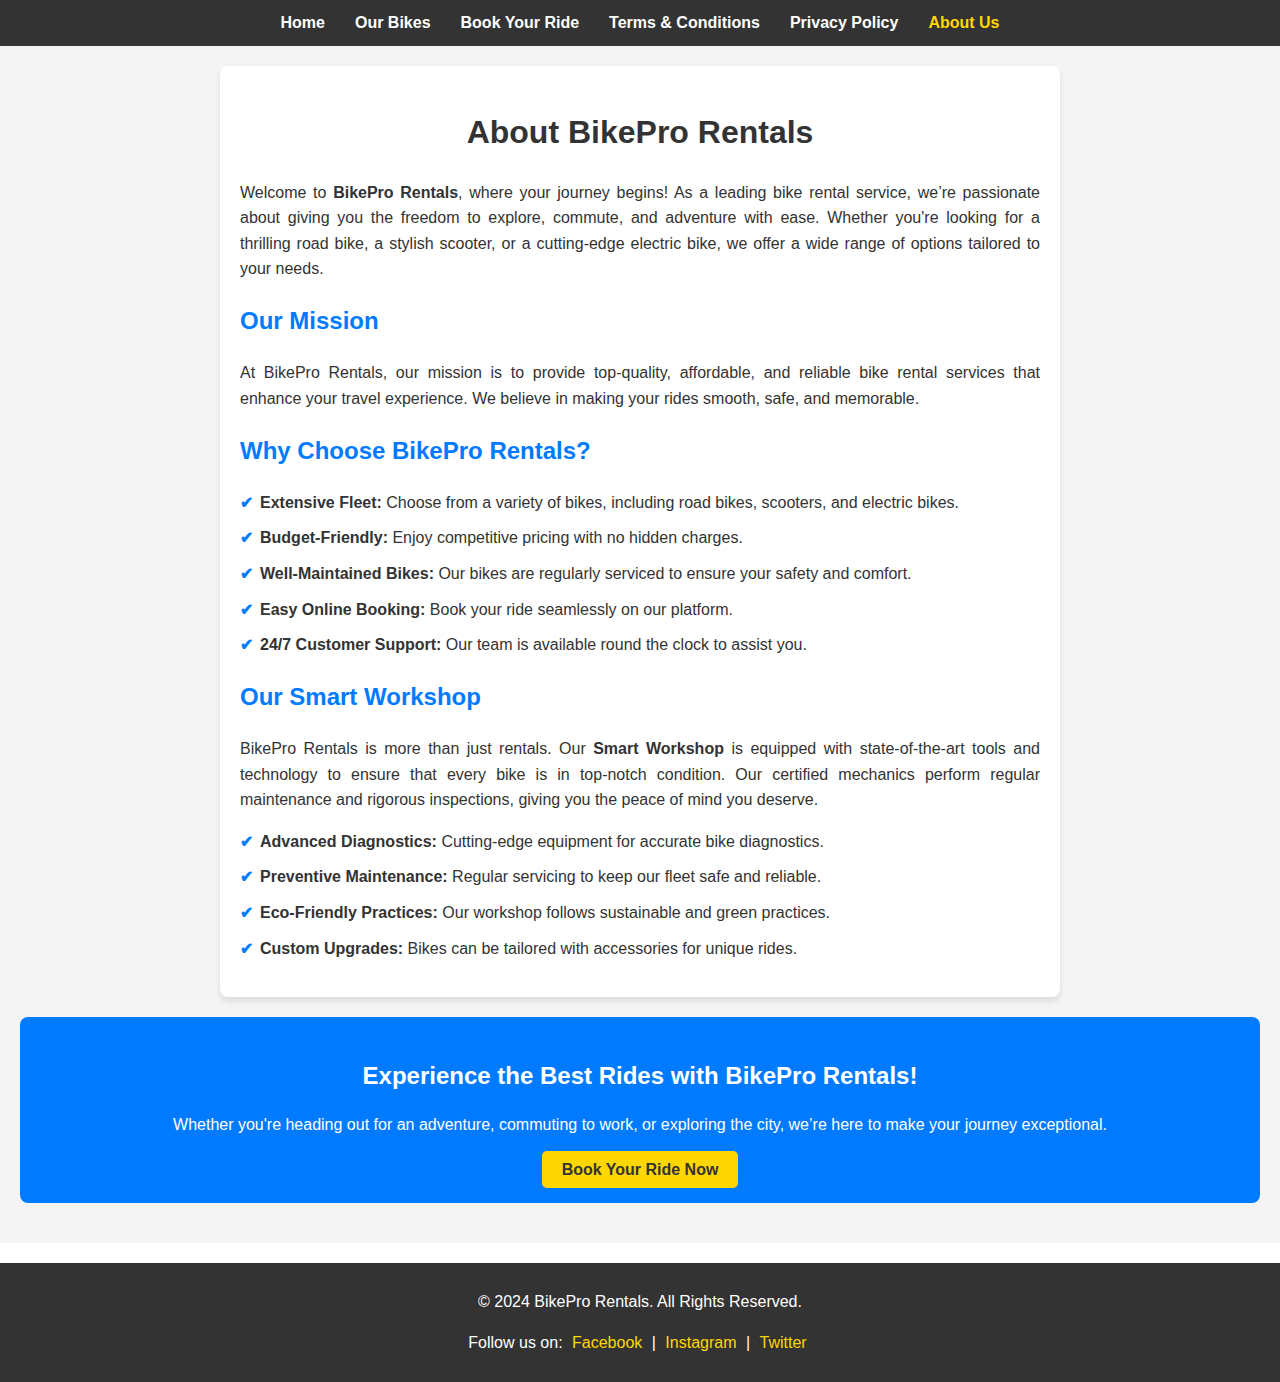
<file: about.html>
<!DOCTYPE html>
<html lang="en">
<head>
    <meta charset="UTF-8">
    <meta name="viewport" content="width=device-width, initial-scale=1.0">
    <title>About Us - BikePro Rentals</title>
    <link rel="stylesheet" href="style.css">
</head>
<body>
    <!-- Header -->
    <header>
        <nav class="navbar">
            <ul>
                <li><a href="index.html">Home</a></li>
                <li><a href="bikes.html">Our Bikes</a></li>
                <li><a href="booking.html">Book Your Ride</a></li>
                <li><a href="terms.html">Terms & Conditions</a></li>
                <li><a href="privacy.html">Privacy Policy</a></li>
                <li><a href="about.html" class="active">About Us</a></li>
            </ul>
        </nav>
    </header>

    <!-- About Us Section -->
    <main>
        <section class="about">
            <h1>About BikePro Rentals</h1>
            <p>Welcome to <strong>BikePro Rentals</strong>, where your journey begins! As a leading bike rental service, we’re passionate about giving you the freedom to explore, commute, and adventure with ease. Whether you're looking for a thrilling road bike, a stylish scooter, or a cutting-edge electric bike, we offer a wide range of options tailored to your needs.</p>
            
            <h2>Our Mission</h2>
            <p>At BikePro Rentals, our mission is to provide top-quality, affordable, and reliable bike rental services that enhance your travel experience. We believe in making your rides smooth, safe, and memorable.</p>

            <h2>Why Choose BikePro Rentals?</h2>
            <ul>
                <li><strong>Extensive Fleet:</strong> Choose from a variety of bikes, including road bikes, scooters, and electric bikes.</li>
                <li><strong>Budget-Friendly:</strong> Enjoy competitive pricing with no hidden charges.</li>
                <li><strong>Well-Maintained Bikes:</strong> Our bikes are regularly serviced to ensure your safety and comfort.</li>
                <li><strong>Easy Online Booking:</strong> Book your ride seamlessly on our platform.</li>
                <li><strong>24/7 Customer Support:</strong> Our team is available round the clock to assist you.</li>
            </ul>

            <h2>Our Smart Workshop</h2>
            <p>BikePro Rentals is more than just rentals. Our <strong>Smart Workshop</strong> is equipped with state-of-the-art tools and technology to ensure that every bike is in top-notch condition. Our certified mechanics perform regular maintenance and rigorous inspections, giving you the peace of mind you deserve.</p>
            <ul>
                <li><strong>Advanced Diagnostics:</strong> Cutting-edge equipment for accurate bike diagnostics.</li>
                <li><strong>Preventive Maintenance:</strong> Regular servicing to keep our fleet safe and reliable.</li>
                <li><strong>Eco-Friendly Practices:</strong> Our workshop follows sustainable and green practices.</li>
                <li><strong>Custom Upgrades:</strong> Bikes can be tailored with accessories for unique rides.</li>
            </ul>
        </section>

        <!-- Call-to-Action -->
        <section class="cta">
            <h2>Experience the Best Rides with BikePro Rentals!</h2>
            <p>Whether you're heading out for an adventure, commuting to work, or exploring the city, we’re here to make your journey exceptional.</p>
            <a href="booking.html" class="btn">Book Your Ride Now</a>
        </section>
    </main>

    <!-- Footer -->
    <footer>
        <p>&copy; 2024 BikePro Rentals. All Rights Reserved.</p>
        <p>Follow us on: 
            <a href="#">Facebook</a> | 
            <a href="#">Instagram</a> | 
            <a href="#">Twitter</a>
        </p>
    </footer>
</body>
</html>
</file>
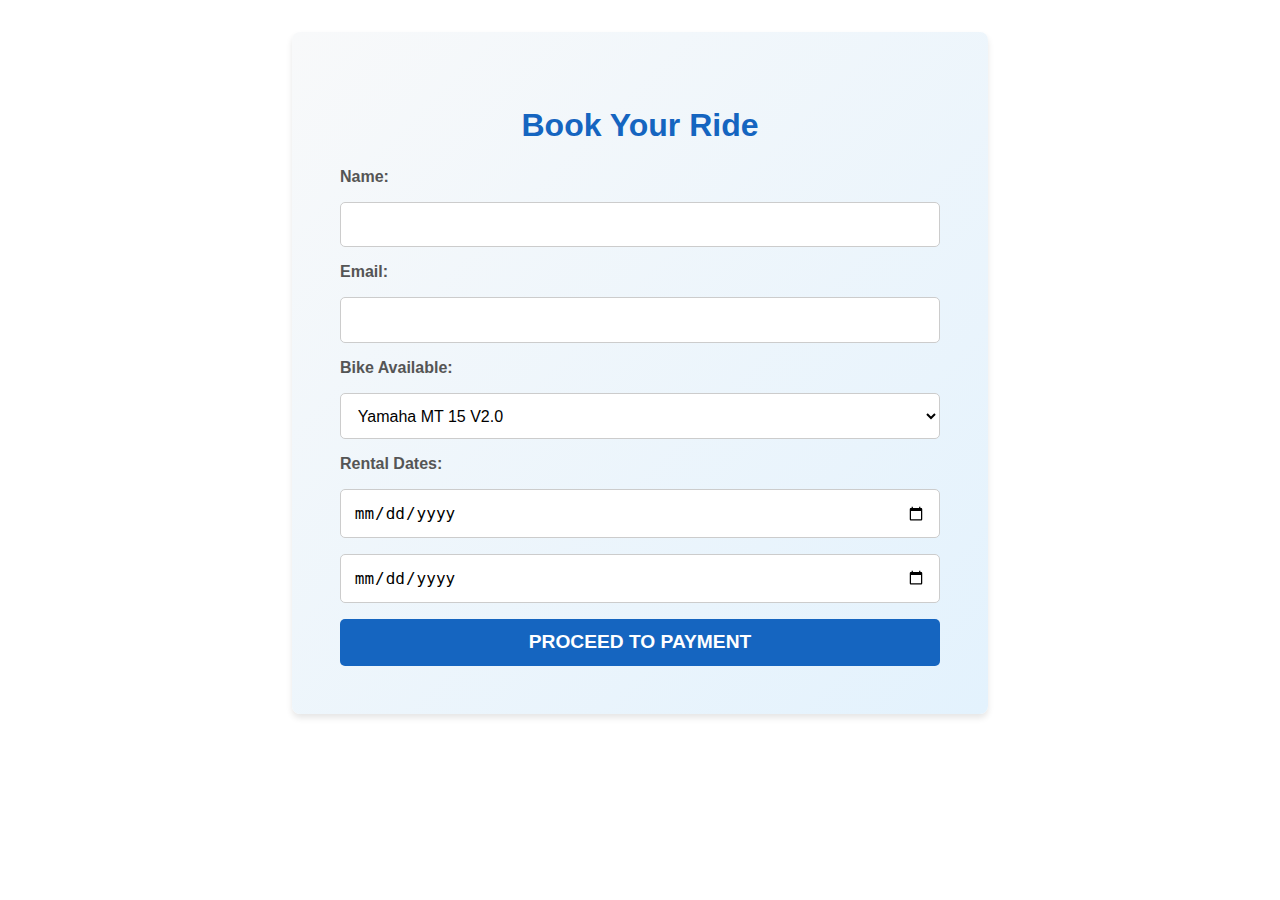
<file: booking.html>
<!DOCTYPE html>
<html lang="en">
<head>
    <meta charset="UTF-8">
    <meta name="viewport" content="width=device-width, initial-scale=1.0">
    <title>Bike Rental Service</title>
    <link rel="stylesheet" href="booking.css">
</head>
<body>
    <!-- Booking Form Section -->
    <section id="book-form" class="booking-section">
        <h2>Book Your Ride</h2>
        <form action="payment_page.php" method="POST" class="book-form">
            <label for="name">Name:</label>
            <input type="text" id="name" name="name" required>

            <label for="email">Email:</label>
            <input type="email" id="email" name="email" required>

            <label for="bike-type">Bike Available:</label>
            <select id="bike-type" name="bike_type" required>
                <!-- Road Bikes -->
                <option value="yamaha-mt15">Yamaha MT 15 V2.0</option>
                <option value="re-hunter-350">Royal Enfield Hunter 350</option>
                <option value="re-classic-350">Royal Enfield Classic 350</option>
                <option value="tvs-apache-rtr-160">TVS Apache RTR 160</option>
                <option value="ktm-duke-390">KTM Duke 390</option>

                <!-- Scooters -->
                <option value="tvs-jupiter">TVS Jupiter</option>
                <option value="ola-s1-pro">Ola S1 Pro</option>
                <option value="yamaha-aerox-155">Yamaha Aerox 155</option>
                <option value="vespa-vxl-125">Vespa VXL 125</option>

                <!-- Electric Bikes -->
                <option value="revolt-rv400">Revolt RV400</option>
                <option value="oben-rorr">Oben Rorr</option>
                <option value="ultraviolette-f77">Ultraviolette F77</option>
                <option value="ola-roadster">Ola Roadster</option>
                <option value="bmw-ce02">BMW CE 02</option>
            </select>

            <label for="rental-dates">Rental Dates:</label>
            <input type="date" id="start-date" name="start_date" required>
            <input type="date" id="end-date" name="end_date" required>

            <button type="submit" class="btn">Proceed to Payment</button>
        </form>
    </section>
</body>
</html>
</file>
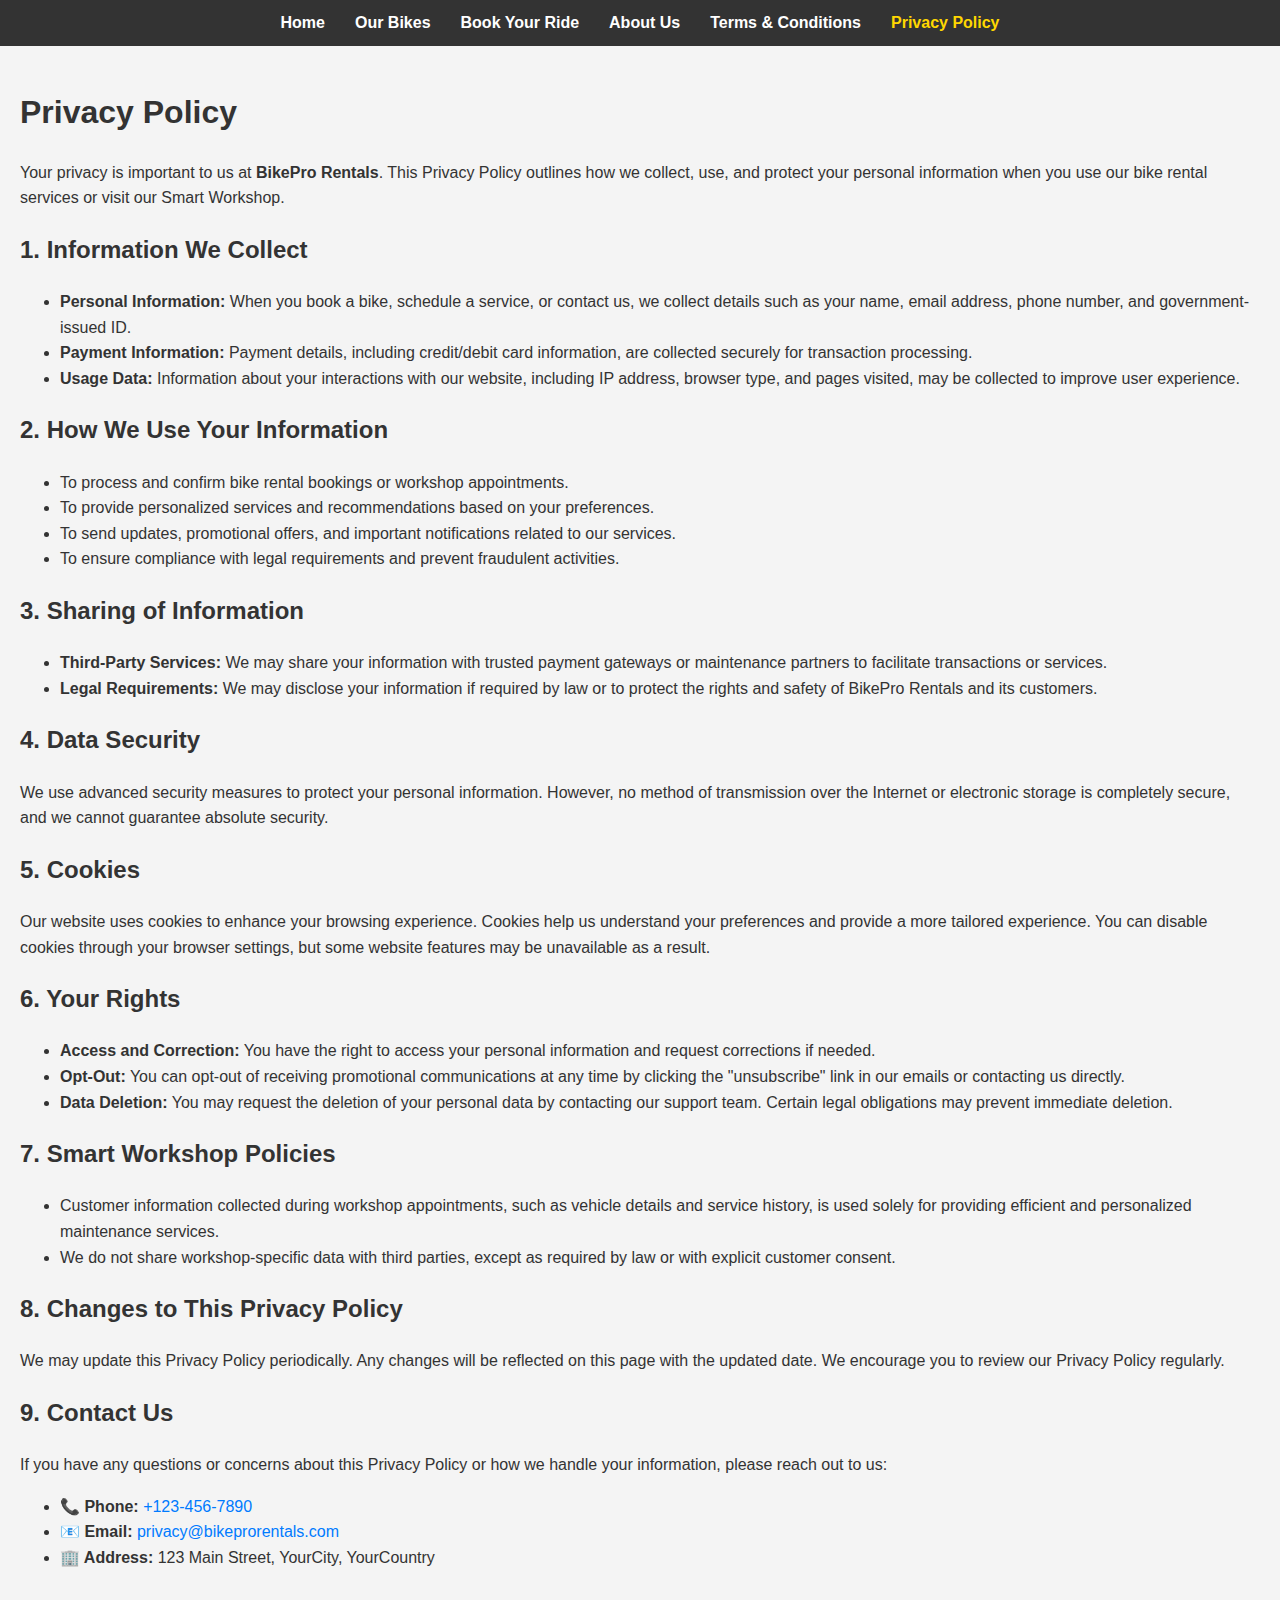
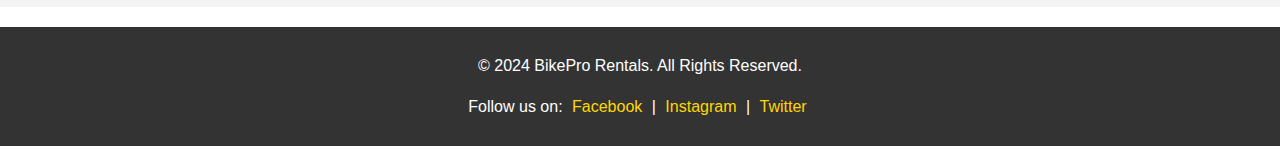
<file: privacy.html>
<!DOCTYPE html>
<html lang="en">
<head>
    <meta charset="UTF-8">
    <meta name="viewport" content="width=device-width, initial-scale=1.0">
    <title>Privacy Policy - BikePro Rentals</title>
    <link rel="stylesheet" href="style.css">
</head>
<body>
    <!-- Header -->
    <header>
        <nav class="navbar">
            <ul>
                <li><a href="index.html">Home</a></li>
                <li><a href="bikes.html">Our Bikes</a></li>
                <li><a href="booking.html">Book Your Ride</a></li>
                <li><a href="about.html">About Us</a></li>
                <li><a href="terms.html">Terms & Conditions</a></li>
                <li><a href="privacy.html" class="active">Privacy Policy</a></li>
            </ul>
        </nav>
    </header>

    <!-- Privacy Policy Section -->
    <main>
        <section class="privacy">
            <h1>Privacy Policy</h1>
            <p>Your privacy is important to us at <strong>BikePro Rentals</strong>. This Privacy Policy outlines how we collect, use, and protect your personal information when you use our bike rental services or visit our Smart Workshop.</p>

            <h2>1. Information We Collect</h2>
            <ul>
                <li><strong>Personal Information:</strong> When you book a bike, schedule a service, or contact us, we collect details such as your name, email address, phone number, and government-issued ID.</li>
                <li><strong>Payment Information:</strong> Payment details, including credit/debit card information, are collected securely for transaction processing.</li>
                <li><strong>Usage Data:</strong> Information about your interactions with our website, including IP address, browser type, and pages visited, may be collected to improve user experience.</li>
            </ul>

            <h2>2. How We Use Your Information</h2>
            <ul>
                <li>To process and confirm bike rental bookings or workshop appointments.</li>
                <li>To provide personalized services and recommendations based on your preferences.</li>
                <li>To send updates, promotional offers, and important notifications related to our services.</li>
                <li>To ensure compliance with legal requirements and prevent fraudulent activities.</li>
            </ul>

            <h2>3. Sharing of Information</h2>
            <ul>
                <li><strong>Third-Party Services:</strong> We may share your information with trusted payment gateways or maintenance partners to facilitate transactions or services.</li>
                <li><strong>Legal Requirements:</strong> We may disclose your information if required by law or to protect the rights and safety of BikePro Rentals and its customers.</li>
            </ul>

            <h2>4. Data Security</h2>
            <p>We use advanced security measures to protect your personal information. However, no method of transmission over the Internet or electronic storage is completely secure, and we cannot guarantee absolute security.</p>

            <h2>5. Cookies</h2>
            <p>Our website uses cookies to enhance your browsing experience. Cookies help us understand your preferences and provide a more tailored experience. You can disable cookies through your browser settings, but some website features may be unavailable as a result.</p>

            <h2>6. Your Rights</h2>
            <ul>
                <li><strong>Access and Correction:</strong> You have the right to access your personal information and request corrections if needed.</li>
                <li><strong>Opt-Out:</strong> You can opt-out of receiving promotional communications at any time by clicking the "unsubscribe" link in our emails or contacting us directly.</li>
                <li><strong>Data Deletion:</strong> You may request the deletion of your personal data by contacting our support team. Certain legal obligations may prevent immediate deletion.</li>
            </ul>

            <h2>7. Smart Workshop Policies</h2>
            <ul>
                <li>Customer information collected during workshop appointments, such as vehicle details and service history, is used solely for providing efficient and personalized maintenance services.</li>
                <li>We do not share workshop-specific data with third parties, except as required by law or with explicit customer consent.</li>
            </ul>

            <h2>8. Changes to This Privacy Policy</h2>
            <p>We may update this Privacy Policy periodically. Any changes will be reflected on this page with the updated date. We encourage you to review our Privacy Policy regularly.</p>

            <h2>9. Contact Us</h2>
            <p>If you have any questions or concerns about this Privacy Policy or how we handle your information, please reach out to us:</p>
            <ul>
                <li><strong>📞 Phone:</strong> <a href="tel:+1234567890">+123-456-7890</a></li>
                <li><strong>📧 Email:</strong> <a href="mailto:privacy@bikeprorentals.com">privacy@bikeprorentals.com</a></li>
                <li><strong>🏢 Address:</strong> 123 Main Street, YourCity, YourCountry</li>
            </ul>
        </section>
    </main>

    <!-- Footer -->
    <footer>
        <p>&copy; 2024 BikePro Rentals. All Rights Reserved.</p>
        <p>Follow us on: 
            <a href="#">Facebook</a> | 
            <a href="#">Instagram</a> | 
            <a href="#">Twitter</a>
        </p>
    </footer>
</body>
</html>
</file>
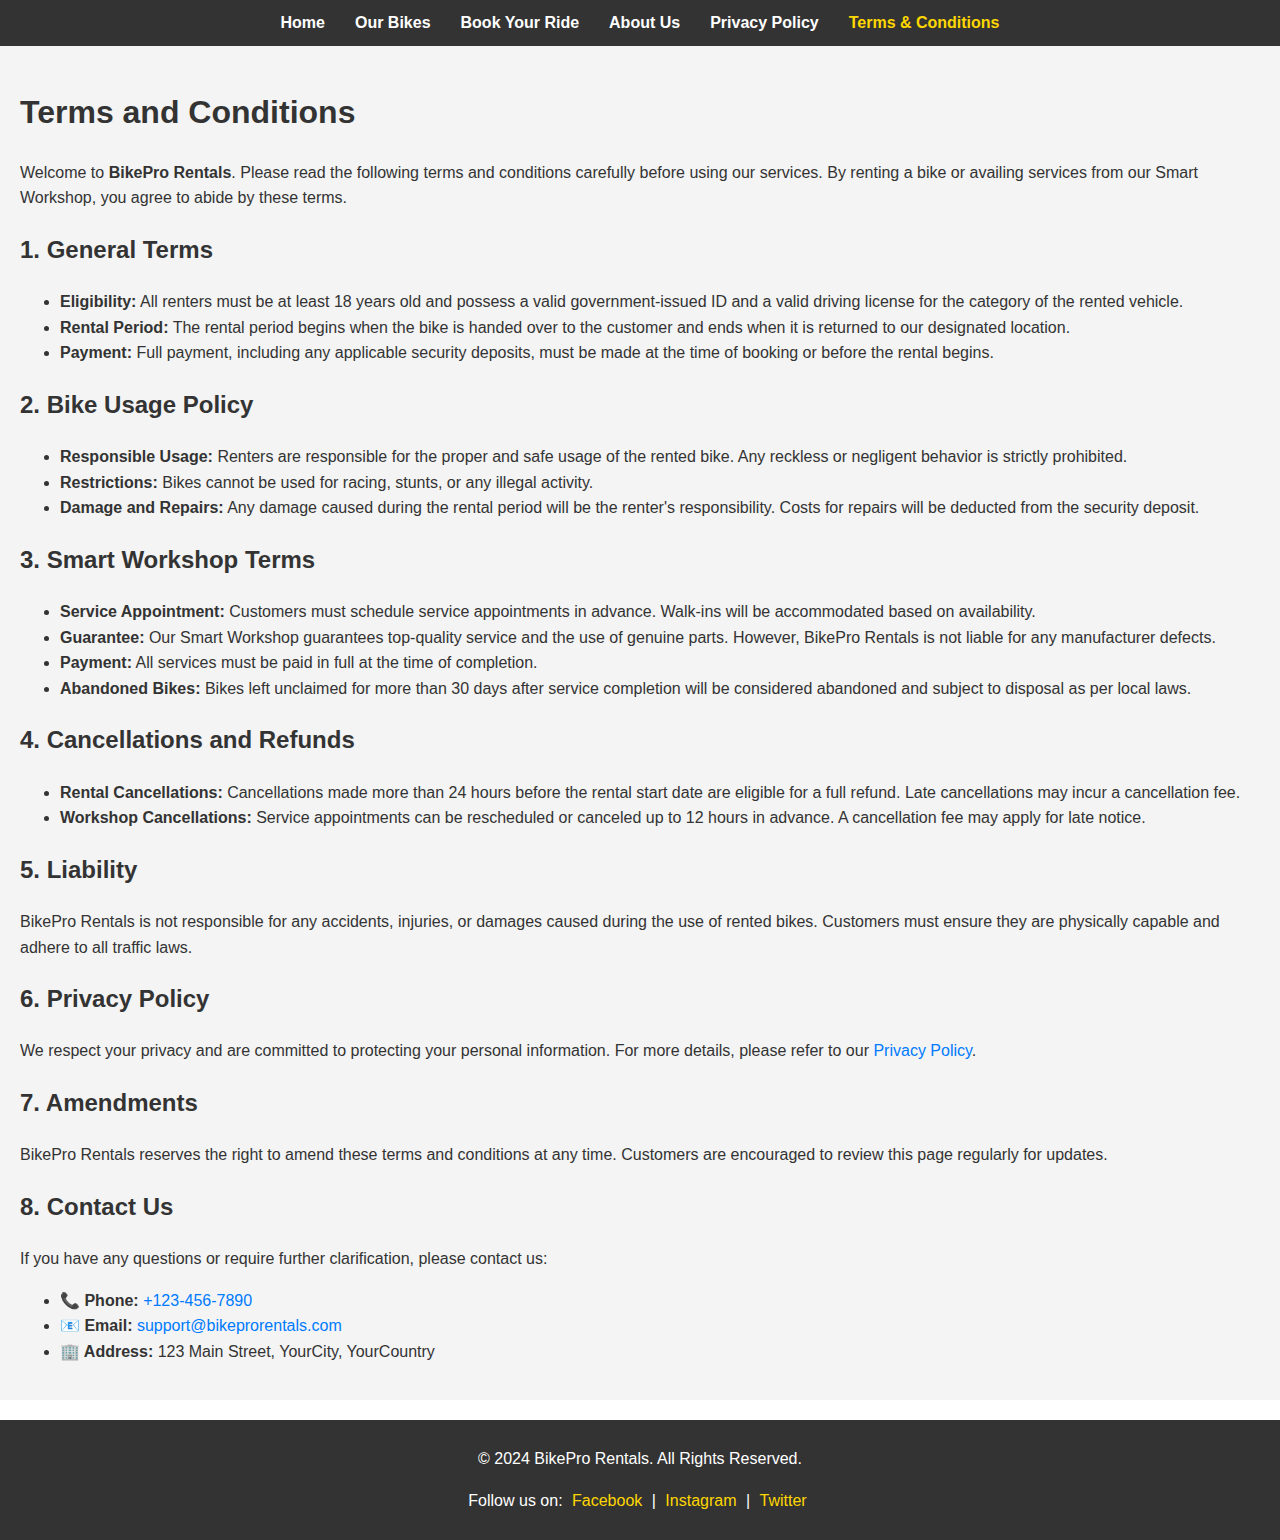
<file: terms.html>
<!DOCTYPE html>
<html lang="en">
<head>
    <meta charset="UTF-8">
    <meta name="viewport" content="width=device-width, initial-scale=1.0">
    <title>Terms and Conditions - BikePro Rentals</title>
    <link rel="stylesheet" href="style.css">
</head>
<body>
    <!-- Header -->
    <header>
        <nav class="navbar">
            <ul>
                <li><a href="index.html">Home</a></li>
                <li><a href="bikes.html">Our Bikes</a></li>
                <li><a href="booking.html">Book Your Ride</a></li>
                <li><a href="about.html">About Us</a></li>
                <li><a href="privacy.html">Privacy Policy</a></li>
                <li><a href="terms.html" class="active">Terms & Conditions</a></li>
            </ul>
        </nav>
    </header>

    <!-- Terms and Conditions Section -->
    <main>
        <section class="terms">
            <h1>Terms and Conditions</h1>
            <p>Welcome to <strong>BikePro Rentals</strong>. Please read the following terms and conditions carefully before using our services. By renting a bike or availing services from our Smart Workshop, you agree to abide by these terms.</p>

            <h2>1. General Terms</h2>
            <ul>
                <li><strong>Eligibility:</strong> All renters must be at least 18 years old and possess a valid government-issued ID and a valid driving license for the category of the rented vehicle.</li>
                <li><strong>Rental Period:</strong> The rental period begins when the bike is handed over to the customer and ends when it is returned to our designated location.</li>
                <li><strong>Payment:</strong> Full payment, including any applicable security deposits, must be made at the time of booking or before the rental begins.</li>
            </ul>

            <h2>2. Bike Usage Policy</h2>
            <ul>
                <li><strong>Responsible Usage:</strong> Renters are responsible for the proper and safe usage of the rented bike. Any reckless or negligent behavior is strictly prohibited.</li>
                <li><strong>Restrictions:</strong> Bikes cannot be used for racing, stunts, or any illegal activity.</li>
                <li><strong>Damage and Repairs:</strong> Any damage caused during the rental period will be the renter's responsibility. Costs for repairs will be deducted from the security deposit.</li>
            </ul>

            <h2>3. Smart Workshop Terms</h2>
            <ul>
                <li><strong>Service Appointment:</strong> Customers must schedule service appointments in advance. Walk-ins will be accommodated based on availability.</li>
                <li><strong>Guarantee:</strong> Our Smart Workshop guarantees top-quality service and the use of genuine parts. However, BikePro Rentals is not liable for any manufacturer defects.</li>
                <li><strong>Payment:</strong> All services must be paid in full at the time of completion.</li>
                <li><strong>Abandoned Bikes:</strong> Bikes left unclaimed for more than 30 days after service completion will be considered abandoned and subject to disposal as per local laws.</li>
            </ul>

            <h2>4. Cancellations and Refunds</h2>
            <ul>
                <li><strong>Rental Cancellations:</strong> Cancellations made more than 24 hours before the rental start date are eligible for a full refund. Late cancellations may incur a cancellation fee.</li>
                <li><strong>Workshop Cancellations:</strong> Service appointments can be rescheduled or canceled up to 12 hours in advance. A cancellation fee may apply for late notice.</li>
            </ul>

            <h2>5. Liability</h2>
            <p>BikePro Rentals is not responsible for any accidents, injuries, or damages caused during the use of rented bikes. Customers must ensure they are physically capable and adhere to all traffic laws.</p>

            <h2>6. Privacy Policy</h2>
            <p>We respect your privacy and are committed to protecting your personal information. For more details, please refer to our <a href="privacy.html">Privacy Policy</a>.</p>

            <h2>7. Amendments</h2>
            <p>BikePro Rentals reserves the right to amend these terms and conditions at any time. Customers are encouraged to review this page regularly for updates.</p>

            <h2>8. Contact Us</h2>
            <p>If you have any questions or require further clarification, please contact us:</p>
            <ul>
                <li><strong>📞 Phone:</strong> <a href="tel:+1234567890">+123-456-7890</a></li>
                <li><strong>📧 Email:</strong> <a href="mailto:support@bikeprorentals.com">support@bikeprorentals.com</a></li>
                <li><strong>🏢 Address:</strong> 123 Main Street, YourCity, YourCountry</li>
            </ul>
        </section>
    </main>

    <!-- Footer -->
    <footer>
        <p>&copy; 2024 BikePro Rentals. All Rights Reserved.</p>
        <p>Follow us on: 
            <a href="#">Facebook</a> | 
            <a href="#">Instagram</a> | 
            <a href="#">Twitter</a>
        </p>
    </footer>
</body>
</html>
</file>
<file: style.css>
/* General Styles */
body {
    font-family: Arial, sans-serif;
    margin: 0;
    padding: 0;
    color: #333;
    line-height: 1.6;
}

a {
    text-decoration: none;
    color: #007BFF;
}

a:hover {
    color: #0056b3;
}

/* Header and Navigation */
header {
    background-color: #333;
    color: white;
    padding: 10px 0;
}

.navbar ul {
    list-style: none;
    margin: 0;
    padding: 0;
    display: flex;
    justify-content: center;
}

.navbar ul li {
    margin: 0 15px;
}

.navbar ul li a {
    color: white;
    font-weight: bold;
    transition: color 0.3s ease;
}

.navbar ul li a.active, 
.navbar ul li a:hover {
    color: #FFD700;
}

/* Main Section */
main {
    padding: 20px;
    background-color: #f4f4f4;
}

.about {
    max-width: 800px;
    margin: 0 auto;
    background: white;
    padding: 20px;
    box-shadow: 0 4px 6px rgba(0, 0, 0, 0.1);
    border-radius: 8px;
}

.about h1 {
    color: #333;
    text-align: center;
}

.about h2 {
    color: #007BFF;
    margin-top: 20px;
}

.about p {
    margin: 10px 0;
    text-align: justify;
}

.about ul {
    list-style: none;
    padding: 0;
}

.about ul li {
    margin: 10px 0;
    padding-left: 20px;
    position: relative;
}

.about ul li::before {
    content: "✔";
    position: absolute;
    left: 0;
    color: #007BFF;
    font-weight: bold;
}

/* Call-to-Action Section */
.cta {
    text-align: center;
    padding: 20px;
    background: #007BFF;
    color: white;
    margin: 20px 0;
    border-radius: 8px;
}

.cta h2 {
    margin-bottom: 10px;
}

.cta p {
    margin-bottom: 20px;
}

.cta .btn {
    background: #FFD700;
    color: #333;
    padding: 10px 20px;
    border-radius: 5px;
    font-weight: bold;
    transition: background-color 0.3s ease;
}

.cta .btn:hover {
    background: #FFC107;
}

/* Footer */
footer {
    text-align: center;
    background-color: #333;
    color: white;
    padding: 10px 0;
    margin-top: 20px;
}

footer a {
    color: #FFD700;
    margin: 0 5px;
    transition: color 0.3s ease;
}

footer a:hover {
    color: #FFC107;
}
</file>
<file: booking.css>
/* Booking Section Styling */
.booking-section {
    background: linear-gradient(135deg, #f8f9fa, #e3f2fd);
    padding: 3rem;
    border-radius: 8px;
    box-shadow: 0 4px 6px rgba(0, 0, 0, 0.1);
    max-width: 600px;
    margin: 2rem auto;
    font-family: 'Arial', sans-serif;
    color: #333;
}

.booking-section h2 {
    text-align: center;
    color: #1565c0;
    font-size: 2rem;
    margin-bottom: 1.5rem;
    font-weight: 600;
}

/* Form Styling */
.book-form {
    display: flex;
    flex-direction: column;
    gap: 1rem;
}

.book-form label {
    font-size: 1rem;
    font-weight: bold;
    color: #555;
}

.book-form input,
.book-form select {
    padding: 0.8rem;
    font-size: 1rem;
    border: 1px solid #ccc;
    border-radius: 5px;
    background-color: #fff;
    transition: all 0.3s ease;
}

.book-form input:focus,
.book-form select:focus {
    border-color: #1565c0;
    box-shadow: 0 0 4px rgba(21, 101, 192, 0.3);
    outline: none;
}

.book-form .btn {
    padding: 0.8rem;
    font-size: 1.2rem;
    background-color: #1565c0;
    color: #fff;
    border: none;
    border-radius: 5px;
    cursor: pointer;
    transition: all 0.3s ease;
    text-transform: uppercase;
    font-weight: bold;
}

.book-form .btn:hover {
    background-color: #0d47a1;
    box-shadow: 0 4px 8px rgba(13, 71, 161, 0.2);
}

/* Responsive Design */
@media (max-width: 768px) {
    .booking-section {
        padding: 2rem;
    }

    .book-form label {
        font-size: 0.9rem;
    }

    .book-form input,
    .book-form select {
        font-size: 0.9rem;
    }

    .book-form .btn {
        font-size: 1rem;
    }
}
</file>
